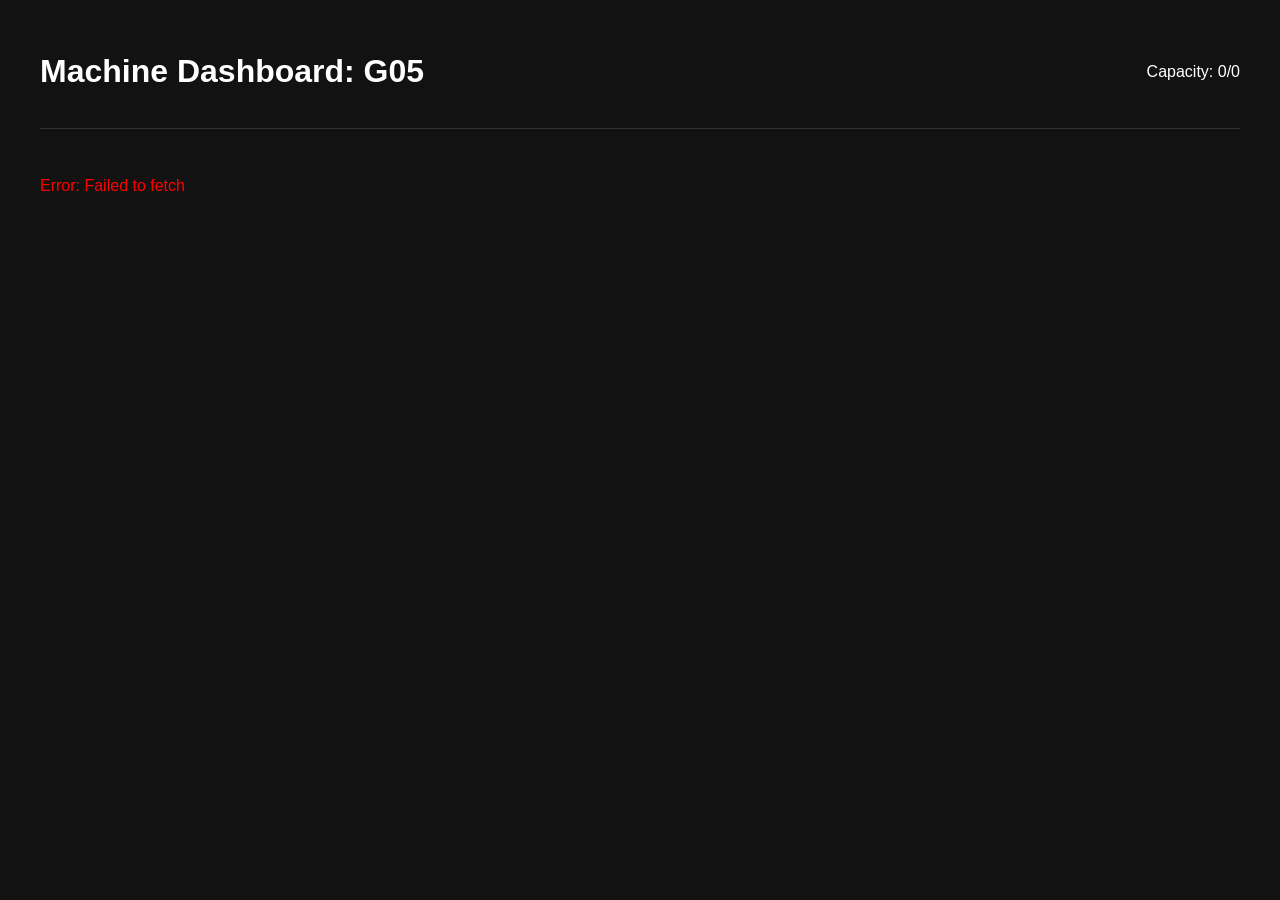
<file: frontend/index.html>
<!DOCTYPE html>
<html lang="en">
<head>
    <meta charset="UTF-8">
    <meta name="viewport" content="width=device-width, initial-scale=1.0">
    <title>Applicator Tracking System</title>
    <link rel="stylesheet" href="style.css">
</head>
<body>
    <div class="container">
        <header>
            <h1>Machine Dashboard: <span id="machine-id">Loading...</span></h1>
            <div class="status">
                Capacity: <span id="capacity-count">0/0</span>
            </div>
        </header>
        
        <main>
            <div id="applicator-grid" class="grid">
                <!-- Applicators will be rendered here dynamically -->
            </div>
        </main>

        <div id="scanner-status" class="toast hidden">Scan Detected!</div>
    </div>
    
    <script src="app.js"></script>
</body>
</html>
</file>
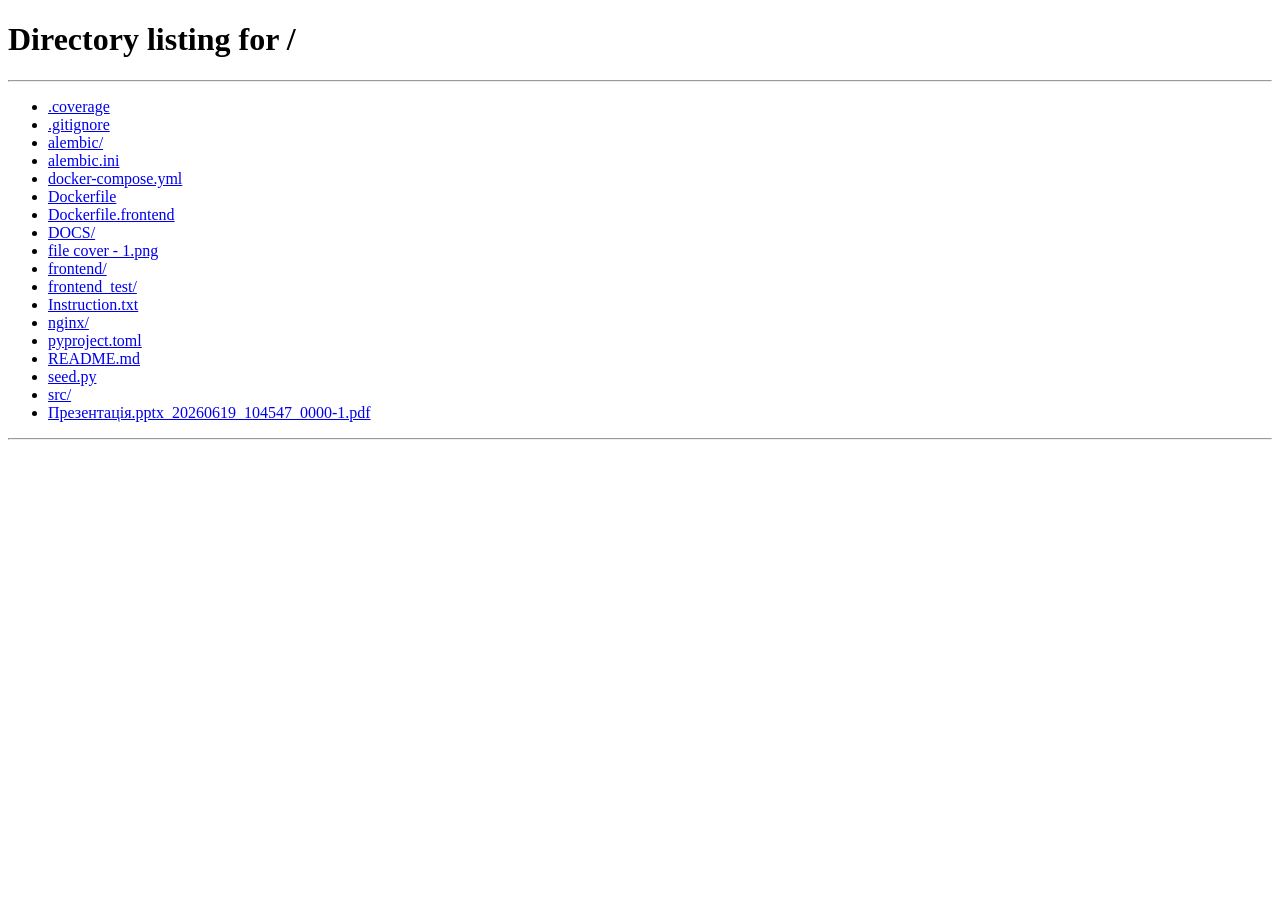
<file: frontend/admin/index.html>
<!DOCTYPE html>
<html lang="uk">
<head>
    <meta charset="UTF-8" />
    <meta name="viewport" content="width=device-width, initial-scale=1.0" />
    <title>Панель адміністратора — Fujikura</title>
    <link rel="preconnect" href="https://fonts.googleapis.com" />
    <link rel="preconnect" href="https://fonts.gstatic.com" crossorigin />
    <link href="https://fonts.googleapis.com/css2?family=Inter:wght@400;500;600;700&display=swap" rel="stylesheet" />
    <link rel="stylesheet" href="style.css" />
</head>
<body>
    <div class="layout">
        <!-- Sidebar -->
        <aside class="sidebar">
            <div class="sidebar__brand">
                <div class="sidebar__logo">F</div>
                <div class="sidebar__brand-text">Applicator Control</div>
            </div>
            <nav class="sidebar__nav">
                <a href="#overview" class="nav-item active">Огляд</a>
                <a href="#machines" class="nav-item">Машини</a>
                <a href="#applicators" class="nav-item">Аплікатори</a>
                <a href="#operators" class="nav-item">Оператори</a>
                <a href="#blocked" class="nav-item">Заблоковані</a>
                <a href="#history" class="nav-item">Історія</a>
            </nav>
            <button class="sidebar__logout" id="logoutBtn">Вийти</button>
        </aside>

        <!-- Main Content -->
        <main class="main-content">
            <header class="header">
                <div>
                    <h1 class="header__title">Панель керування</h1>
                    <span class="badge badge--admin">TECH ADMIN</span>
                </div>
                <div class="header__actions">
                    <button class="btn btn--refresh" id="refreshBtn">Оновити</button>
                    <div class="clock" id="clock">--:--:--</div>
                </div>
            </header>

            <div class="content-wrapper">
                <!-- KPIs -->
                <section class="kpi-grid">
                    <div class="kpi-card">
                        <div class="kpi-card__label">Всього аплікаторів</div>
                        <div class="kpi-card__value" id="kpiTotal">0</div>
                    </div>
                    <div class="kpi-card">
                        <div class="kpi-card__label">В пресі</div>
                        <div class="kpi-card__value text-primary" id="kpiInUse">0</div>
                    </div>
                    <div class="kpi-card">
                        <div class="kpi-card__label">На стійці</div>
                        <div class="kpi-card__value text-info" id="kpiOnRack">0</div>
                    </div>
                    <div class="kpi-card">
                        <div class="kpi-card__label">Повні машини</div>
                        <div class="kpi-card__value text-danger" id="kpiFull">0</div>
                    </div>
                </section>

                <!-- Zones Overview -->
                <section class="section" id="overview">
                    <h2 class="section__title">Зони</h2>
                    <div class="zone-grid" id="zoneGrid">
                        <!-- Zones rendered here -->
                    </div>
                </section>

                <!-- Machines -->
                <section class="section" id="machines">
                    <div class="section__header">
                        <div>
                            <h2 class="section__title">Машини</h2>
                            <p class="section__hint">Натисніть на машину для керування аплікаторами</p>
                        </div>
                        <button class="btn btn-primary" onclick="openMachineModal()">+ Додати машину</button>
                    </div>
                    <div class="machine-grid" id="machineGrid">
                        <!-- Machines rendered here -->
                    </div>
                </section>

                <!-- Applicators -->
                <section class="section" id="applicators">
                    <div class="section__header">
                        <h2 class="section__title">All Applicators</h2>
                        <div style="display: flex; gap: 12px;">
                            <input type="text" id="searchInput" class="search-input" placeholder="Search by Serial Number..." />
                            <button class="btn btn-primary" onclick="openApplicatorModal()">+ Add Applicator</button>
                        </div>
                    </div>
                    <div class="table-wrapper">
                        <table class="table">
                            <thead>
                                <tr>
                                    <th>ID</th>
                                    <th>Serial Number</th>
                                    <th>Machine</th>
                                    <th>Zone</th>
                                    <th>Status</th>
                                    <th>Actions</th>
                                </tr>
                            </thead>
                            <tbody id="applicatorTableBody">
                                <!-- Applicators rendered here -->
                            </tbody>
                        </table>
                    </div>
                </section>

                <!-- Operators -->
                <section class="section" id="operators">
                    <div class="section__header">
                        <div>
                            <h2 class="section__title">Оператори / Користувачі</h2>
                            <p class="section__hint">Створення облікових записів операторів та адміністраторів</p>
                        </div>
                        <button class="btn btn-primary" onclick="openUserModal()">+ Додати оператора</button>
                    </div>
                </section>

                <!-- Blocked applicators -->
                <section class="section" id="blocked">
                    <div class="section__header">
                        <div>
                            <h2 class="section__title">Заблоковані аплікатори</h2>
                            <p class="section__hint">Браковані / зняті з експлуатації — у зоні Blocked</p>
                        </div>
                        <button class="btn btn--refresh" onclick="loadBlocked()">Оновити</button>
                    </div>
                    <div class="table-wrapper">
                        <table class="table">
                            <thead>
                                <tr>
                                    <th>ID</th>
                                    <th>Serial Number</th>
                                    <th>Причина</th>
                                    <th>Коли</th>
                                    <th>Ким</th>
                                    <th>Дії</th>
                                </tr>
                            </thead>
                            <tbody id="blockedTableBody"></tbody>
                        </table>
                    </div>
                </section>

                <!-- Movement history -->
                <section class="section" id="history">
                    <div class="section__header">
                        <div>
                            <h2 class="section__title">Історія переміщень</h2>
                            <p class="section__hint">Останні дії: сканування, зняття з машини, блокування</p>
                        </div>
                        <button class="btn btn--refresh" onclick="loadHistory()">Оновити</button>
                    </div>
                    <div class="table-wrapper">
                        <table class="table">
                            <thead>
                                <tr>
                                    <th>Час</th>
                                    <th>Serial Number</th>
                                    <th>Звідки</th>
                                    <th>Куди</th>
                                    <th>Користувач</th>
                                </tr>
                            </thead>
                            <tbody id="historyTableBody"></tbody>
                        </table>
                    </div>
                </section>
            </div>
        </main>
    </div>

    <!-- Modals -->
    <div id="machineModal" class="modal">
        <div class="modal-content">
            <div class="modal-header">
                <h2>Add Machine</h2>
                <button class="close-btn" onclick="closeModals()">&times;</button>
            </div>
            <div class="modal-body">
                <div class="form-group">
                    <label>Hardware Code</label>
                    <input type="text" id="newMachineCode" class="search-input" style="width:100%" placeholder="e.g. M01" />
                </div>
                <div class="form-group" style="margin-top:16px;">
                    <label>Zone</label>
                    <select id="newMachineZone" class="search-input" style="width:100%">
                        <option value="">Loading zones...</option>
                    </select>
                </div>
                <button class="btn btn-primary" style="margin-top:24px; width:100%" onclick="submitMachine()">Add Machine</button>
            </div>
        </div>
    </div>

    <div id="applicatorModal" class="modal">
        <div class="modal-content">
            <div class="modal-header">
                <h2>Add Applicator</h2>
                <button class="close-btn" onclick="closeModals()">&times;</button>
            </div>
            <div class="modal-body">
                <div class="form-group">
                    <label>Serial Number</label>
                    <input type="text" id="newAppSerial" class="search-input" style="width:100%" placeholder="e.g. APP-001" />
                </div>
                <div class="form-group" style="margin-top:16px;">
                    <label>Машина (необов'язково)</label>
                    <select id="newAppMachine" class="search-input" style="width:100%">
                        <option value="">— Без машини —</option>
                    </select>
                </div>
                <div class="form-group" style="margin-top:16px;">
                    <label>State</label>
                    <select id="newAppState" class="search-input" style="width:100%">
                        <option value="none">None</option>
                        <option value="on_rack">On Rack</option>
                        <option value="in_use">In Use</option>
                    </select>
                </div>
                <button class="btn btn-primary" style="margin-top:24px; width:100%" onclick="submitApplicator()">Add Applicator</button>
            </div>
        </div>
    </div>

    <div id="userModal" class="modal">
        <div class="modal-content">
            <div class="modal-header">
                <h2>Додати оператора</h2>
                <button class="close-btn" onclick="closeModals()">&times;</button>
            </div>
            <div class="modal-body">
                <div class="form-group">
                    <label>Роль</label>
                    <select id="newUserRole" class="search-input" style="width:100%" onchange="onUserRoleChange()">
                        <option value="Operator">Оператор</option>
                        <option value="Tech_Admin">Адміністратор</option>
                    </select>
                </div>
                <div class="form-group" style="margin-top:16px;">
                    <label>Логін (username)</label>
                    <input type="text" id="newUserName" class="search-input" style="width:100%" placeholder="напр. operator2" />
                </div>
                <div class="form-group" style="margin-top:16px;">
                    <label>Пароль</label>
                    <input type="password" id="newUserPassword" class="search-input" style="width:100%" placeholder="Пароль" />
                </div>
                <div class="form-group" style="margin-top:16px;" id="operatorCodeGroup">
                    <label>Код оператора (з бейджика)</label>
                    <input type="text" id="newUserOperatorCode" class="search-input" style="width:100%" placeholder="напр. OP_002" />
                </div>
                <button class="btn btn-primary" style="margin-top:24px; width:100%" onclick="submitUser()">Створити</button>
            </div>
        </div>
    </div>

    <div id="historyModal" class="modal">
        <div class="modal-content" style="max-width:640px;">
            <div class="modal-header">
                <h2 id="historyModalTitle">Історія аплікатора</h2>
                <button class="close-btn" onclick="closeModals()">&times;</button>
            </div>
            <div class="modal-body">
                <div class="table-wrapper">
                    <table class="table">
                        <thead>
                            <tr>
                                <th>Час</th>
                                <th>Звідки</th>
                                <th>Куди</th>
                                <th>Користувач</th>
                            </tr>
                        </thead>
                        <tbody id="historyModalBody"></tbody>
                    </table>
                </div>
            </div>
        </div>
    </div>

    <!-- Toast container -->
    <div class="toast-container" id="toastContainer"></div>
    <script src="app.js?v=6"></script>
</body>
</html>
</file>
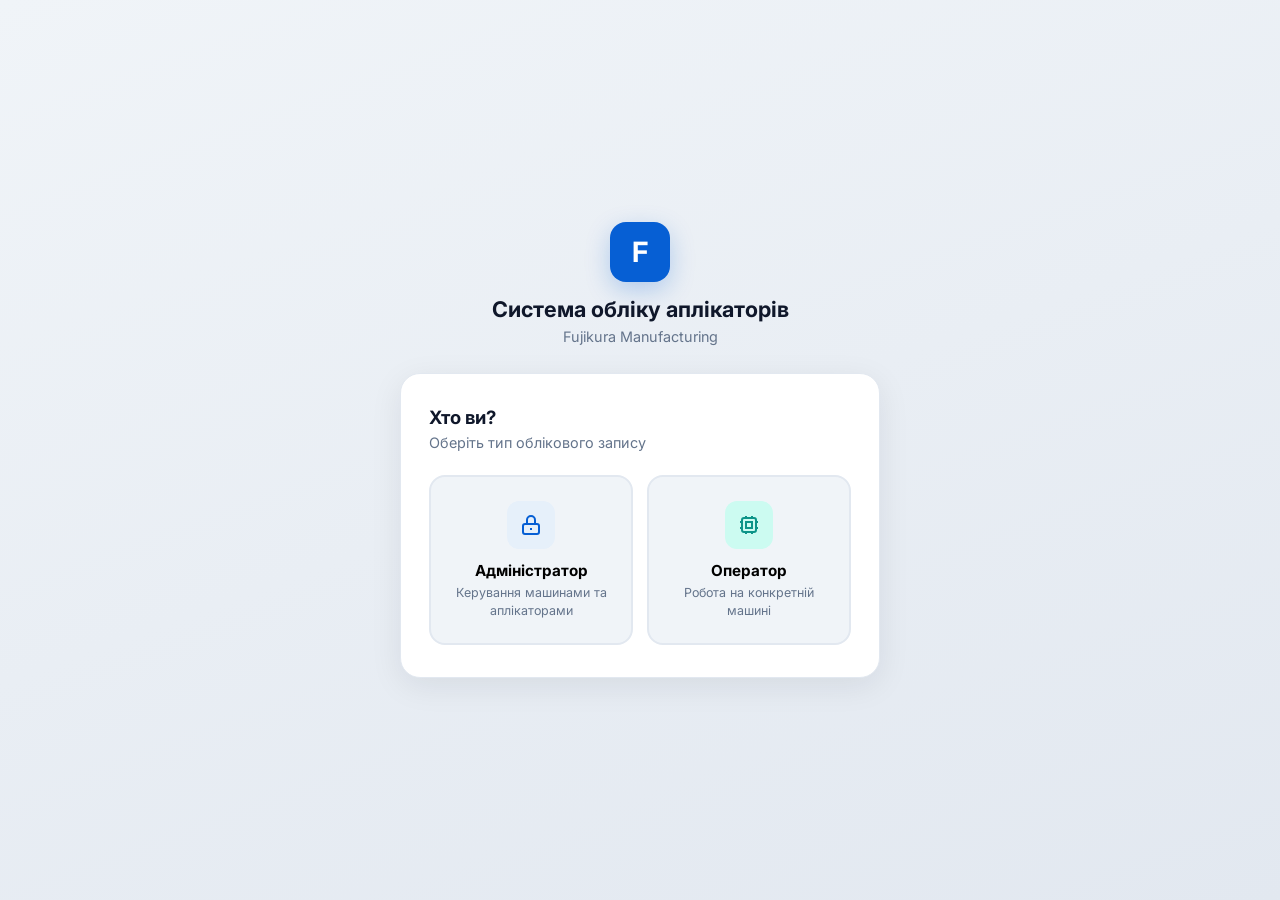
<file: frontend/login/index.html>
<!DOCTYPE html>
<html lang="uk">
<head>
    <meta charset="UTF-8" />
    <meta name="viewport" content="width=device-width, initial-scale=1.0" />
    <meta name="color-scheme" content="light" />
    <title>Fujikura — Вхід</title>
    <link href="https://fonts.googleapis.com/css2?family=Inter:wght@400;500;600;700&display=swap" rel="stylesheet" />
    <link rel="stylesheet" href="style.css?v=2" />
</head>
<body>
    <div class="login-container">
        <div class="brand">
            <div class="logo">F</div>
            <h1>Система обліку аплікаторів</h1>
            <p class="brand-sub">Fujikura Manufacturing</p>
        </div>

        <!-- Step 1: Role selection -->
        <div id="roleStep" class="auth-card">
            <h2 class="card-title">Хто ви?</h2>
            <p class="card-subtitle">Оберіть тип облікового запису</p>

            <div class="role-grid">
                <button type="button" class="role-card" id="selectAdmin" onclick="selectRole('admin')">
                    <div class="role-icon role-icon--admin">
                        <svg viewBox="0 0 24 24" fill="none" stroke="currentColor" stroke-width="2"><path d="M12 15v2m-6 4h12a2 2 0 002-2v-6a2 2 0 00-2-2H6a2 2 0 00-2 2v6a2 2 0 002 2zm10-10V7a4 4 0 00-8 0v4h8z"/></svg>
                    </div>
                    <div class="role-card__title">Адміністратор</div>
                    <div class="role-card__desc">Керування машинами та аплікаторами</div>
                </button>
                <button type="button" class="role-card" id="selectOperator" onclick="selectRole('operator')">
                    <div class="role-icon role-icon--operator">
                        <svg viewBox="0 0 24 24" fill="none" stroke="currentColor" stroke-width="2"><path d="M9 3v2m6-2v2M9 19v2m6-2v2M5 9H3m2 6H3m18-6h-2m2 6h-2M7 19h10a2 2 0 002-2V7a2 2 0 00-2-2H7a2 2 0 00-2 2v10a2 2 0 002 2zM9 9h6v6H9V9z"/></svg>
                    </div>
                    <div class="role-card__title">Оператор</div>
                    <div class="role-card__desc">Робота на конкретній машині</div>
                </button>
            </div>
        </div>

        <!-- Step 2: Login form -->
        <div id="loginStep" class="auth-card" style="display:none">
            <button type="button" class="back-btn" onclick="goBack()">
                <svg viewBox="0 0 24 24" fill="none" stroke="currentColor" stroke-width="2" width="18" height="18"><path d="M19 12H5M12 19l-7-7 7-7"/></svg>
                Назад
            </button>

            <div class="role-badge" id="roleBadge">Адміністратор</div>
            <h2 class="card-title" id="loginTitle">Вхід адміністратора</h2>

            <div id="errorMsg" class="error-msg" style="display:none"></div>

            <div class="form-group" id="usernameGroup">
                <label id="usernameLabel">Логін</label>
                <input type="text" id="username" placeholder="Введіть логін" autocomplete="username" />
            </div>

            <div class="form-group" id="machineGroup" style="display:none;">
                <label>Машина</label>
                <select id="machineSelect">
                    <option value="">Завантаження...</option>
                </select>
            </div>

            <div class="form-group">
                <label>Пароль</label>
                <input type="password" id="password" placeholder="Введіть пароль" autocomplete="current-password" />
            </div>

            <button class="btn btn-primary" id="loginBtn" onclick="doLogin()">Увійти</button>

            <div class="demo-hint" id="demoHint">
                <strong>Демо:</strong>
                <span id="demoText">admin / admin</span>
            </div>
        </div>
    </div>

    <script src="app.js?v=6"></script>
</body>
</html>
</file>
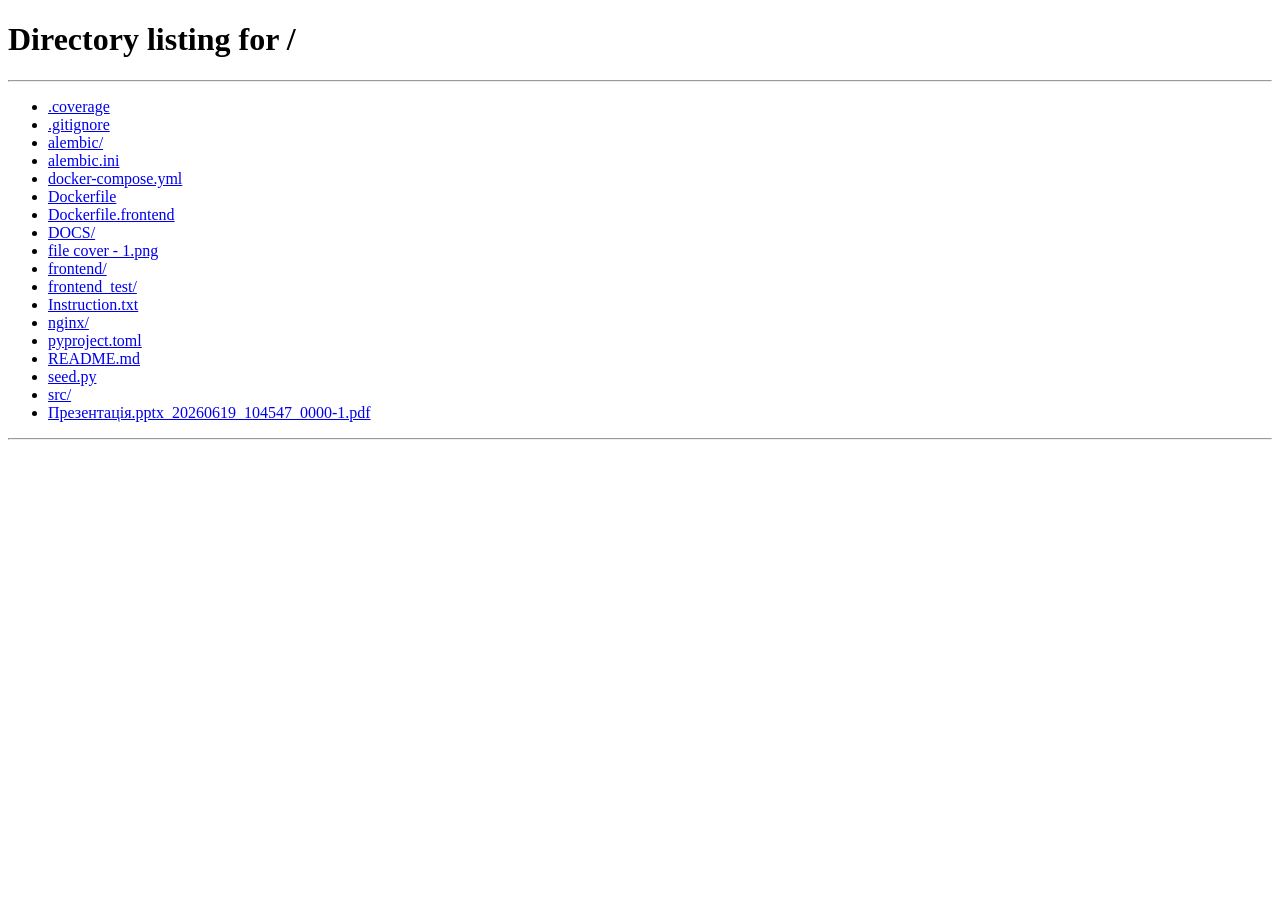
<file: frontend/operator/index.html>
<!DOCTYPE html>
<html lang="uk">
<head>
    <meta charset="UTF-8" />
    <meta name="viewport" content="width=device-width, initial-scale=1.0" />
    <title>Оператор — Fujikura</title>
    <link rel="preconnect" href="https://fonts.googleapis.com" />
    <link rel="preconnect" href="https://fonts.gstatic.com" crossorigin />
    <link href="https://fonts.googleapis.com/css2?family=Inter:wght@400;500;600;700&display=swap" rel="stylesheet" />
    <link rel="stylesheet" href="style.css" />
</head>
<body>
    <header class="header">
        <div class="header__inner">
            <div class="header__title-group">
                <h1 class="header__title">Панель оператора</h1>
                <span class="header__subtitle" id="zoneName">Завантаження…</span>
            </div>
            <div class="header__right">
                <span class="header__badge" id="machineCode">—</span>
                <button class="header__logout" id="logoutBtn" title="Вийти">Вийти</button>
            </div>
        </div>
    </header>

    <main class="main">
        <section class="capacity-section" id="capacitySection">
            <div class="capacity-header">
                <h2 class="capacity-header__title">Завантаженість</h2>
                <span class="capacity-header__count" id="capacityCount">— / —</span>
            </div>
            <div class="capacity-bar">
                <div class="capacity-bar__fill" id="capacityFill" style="width: 0%"></div>
            </div>
        </section>

        <div class="scan-bar">
            <input type="text" id="manualScanInput" placeholder="Серійний номер аплікатора..." />
            <button id="manualScanBtn" class="btn-scan">Сканувати</button>
        </div>
        <p class="scan-hint">Щоб додати аплікатор на машину — відскануйте серійний номер (аплікатор має бути зареєстрований адміном).</p>

        <section class="card-grid" id="cardGrid"></section>

        <div class="empty-state" id="emptyState" hidden>
            <svg class="empty-state__icon" viewBox="0 0 24 24" fill="none" stroke="currentColor" stroke-width="1.5">
                <path d="M20 7l-8-4-8 4m16 0l-8 4m8-4v10l-8 4m0-10L4 7m8 4v10M4 7v10l8 4" />
            </svg>
            <p class="empty-state__text">Немає аплікаторів на цій машині</p>
        </div>
    </main>

    <div class="toast-container" id="toastContainer"></div>
    <script src="app.js?v=3"></script>
</body>
</html>
</file>
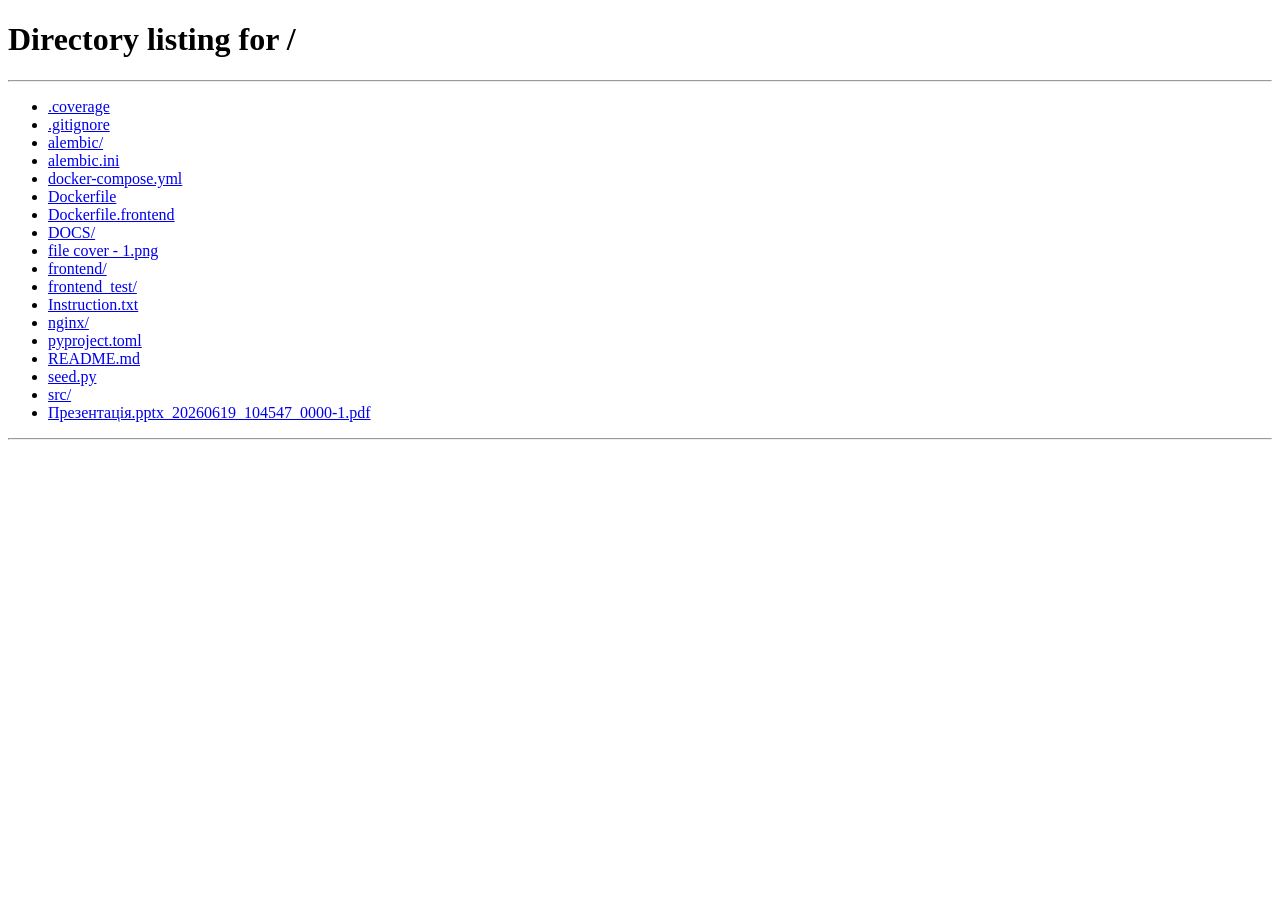
<file: frontend_test/admin/index.html>
<!DOCTYPE html>
<html lang="en">
<head>
    <meta charset="UTF-8" />
    <meta name="viewport" content="width=device-width, initial-scale=1.0" />
    <title>Admin Control Center</title>
    <link rel="preconnect" href="https://fonts.googleapis.com" />
    <link rel="preconnect" href="https://fonts.gstatic.com" crossorigin />
    <link href="https://fonts.googleapis.com/css2?family=Inter:wght@400;500;600;700&display=swap" rel="stylesheet" />
    <link rel="stylesheet" href="style.css" />
</head>
<body>
    <div class="layout">
        <!-- Sidebar -->
        <aside class="sidebar">
            <div class="sidebar__brand">
                <div class="sidebar__logo">F</div>
                <div class="sidebar__brand-text">Applicator Control</div>
            </div>
            <nav class="sidebar__nav">
                <a href="#overview" class="nav-item active">Overview</a>
                <a href="#machines" class="nav-item">Machines</a>
                <a href="#applicators" class="nav-item">Applicators</a>
            </nav>
        </aside>

        <!-- Main Content -->
        <main class="main-content">
            <header class="header">
                <div>
                    <h1 class="header__title">Control Center</h1>
                    <span class="badge badge--admin">TECH ADMIN</span>
                </div>
                <div class="header__actions">
                    <button class="btn btn--refresh" id="refreshBtn">Refresh</button>
                    <div class="clock" id="clock">--:--:--</div>
                </div>
            </header>

            <div class="content-wrapper">
                <!-- KPIs -->
                <section class="kpi-grid">
                    <div class="kpi-card">
                        <div class="kpi-card__label">Total Applicators</div>
                        <div class="kpi-card__value" id="kpiTotal">0</div>
                    </div>
                    <div class="kpi-card">
                        <div class="kpi-card__label">In Use</div>
                        <div class="kpi-card__value text-primary" id="kpiInUse">0</div>
                    </div>
                    <div class="kpi-card">
                        <div class="kpi-card__label">On Rack</div>
                        <div class="kpi-card__value text-info" id="kpiOnRack">0</div>
                    </div>
                    <div class="kpi-card">
                        <div class="kpi-card__label">Machines Full</div>
                        <div class="kpi-card__value text-danger" id="kpiFull">0</div>
                    </div>
                </section>

                <!-- Zones Overview -->
                <section class="section" id="overview">
                    <h2 class="section__title">Zone Overview</h2>
                    <div class="zone-grid" id="zoneGrid">
                        <!-- Zones rendered here -->
                    </div>
                </section>

                <!-- Machines -->
                <section class="section" id="machines">
                    <div class="section__header">
                        <h2 class="section__title">Machines</h2>
                        <button class="btn btn-primary" onclick="openMachineModal()">+ Add Machine</button>
                    </div>
                    <div class="machine-grid" id="machineGrid">
                        <!-- Machines rendered here -->
                    </div>
                </section>

                <!-- Applicators -->
                <section class="section" id="applicators">
                    <div class="section__header">
                        <h2 class="section__title">All Applicators</h2>
                        <div style="display: flex; gap: 12px;">
                            <input type="text" id="searchInput" class="search-input" placeholder="Search by Serial Number..." />
                            <button class="btn btn-primary" onclick="openApplicatorModal()">+ Add Applicator</button>
                        </div>
                    </div>
                    <div class="table-wrapper">
                        <table class="table">
                            <thead>
                                <tr>
                                    <th>ID</th>
                                    <th>Serial Number</th>
                                    <th>Machine</th>
                                    <th>Zone</th>
                                    <th>Status</th>
                                    <th>Actions</th>
                                </tr>
                            </thead>
                            <tbody id="applicatorTableBody">
                                <!-- Applicators rendered here -->
                            </tbody>
                        </table>
                    </div>
                </section>
            </div>
        </main>
    </div>

    <!-- Modals -->
    <div id="machineModal" class="modal">
        <div class="modal-content">
            <div class="modal-header">
                <h2>Add Machine</h2>
                <button class="close-btn" onclick="closeModals()">&times;</button>
            </div>
            <div class="modal-body">
                <div class="form-group">
                    <label>Hardware Code</label>
                    <input type="text" id="newMachineCode" class="search-input" style="width:100%" placeholder="e.g. M01" />
                </div>
                <div class="form-group" style="margin-top:16px;">
                    <label>Zone</label>
                    <select id="newMachineZone" class="search-input" style="width:100%">
                        <option value="">Loading zones...</option>
                    </select>
                </div>
                <button class="btn btn-primary" style="margin-top:24px; width:100%" onclick="submitMachine()">Add Machine</button>
            </div>
        </div>
    </div>

    <div id="applicatorModal" class="modal">
        <div class="modal-content">
            <div class="modal-header">
                <h2>Add Applicator</h2>
                <button class="close-btn" onclick="closeModals()">&times;</button>
            </div>
            <div class="modal-body">
                <div class="form-group">
                    <label>Serial Number</label>
                    <input type="text" id="newAppSerial" class="search-input" style="width:100%" placeholder="e.g. APP-001" />
                </div>
                <div class="form-group" style="margin-top:16px;">
                    <label>Machine ID (Optional)</label>
                    <input type="number" id="newAppMachine" class="search-input" style="width:100%" placeholder="Leave empty if none" />
                </div>
                <div class="form-group" style="margin-top:16px;">
                    <label>State</label>
                    <select id="newAppState" class="search-input" style="width:100%">
                        <option value="none">None</option>
                        <option value="on_rack">On Rack</option>
                        <option value="in_use">In Use</option>
                    </select>
                </div>
                <button class="btn btn-primary" style="margin-top:24px; width:100%" onclick="submitApplicator()">Add Applicator</button>
            </div>
        </div>
    </div>

    <!-- Toast container -->
    <div class="toast-container" id="toastContainer"></div>
    <script src="app.js"></script>
</body>
</html>
</file>
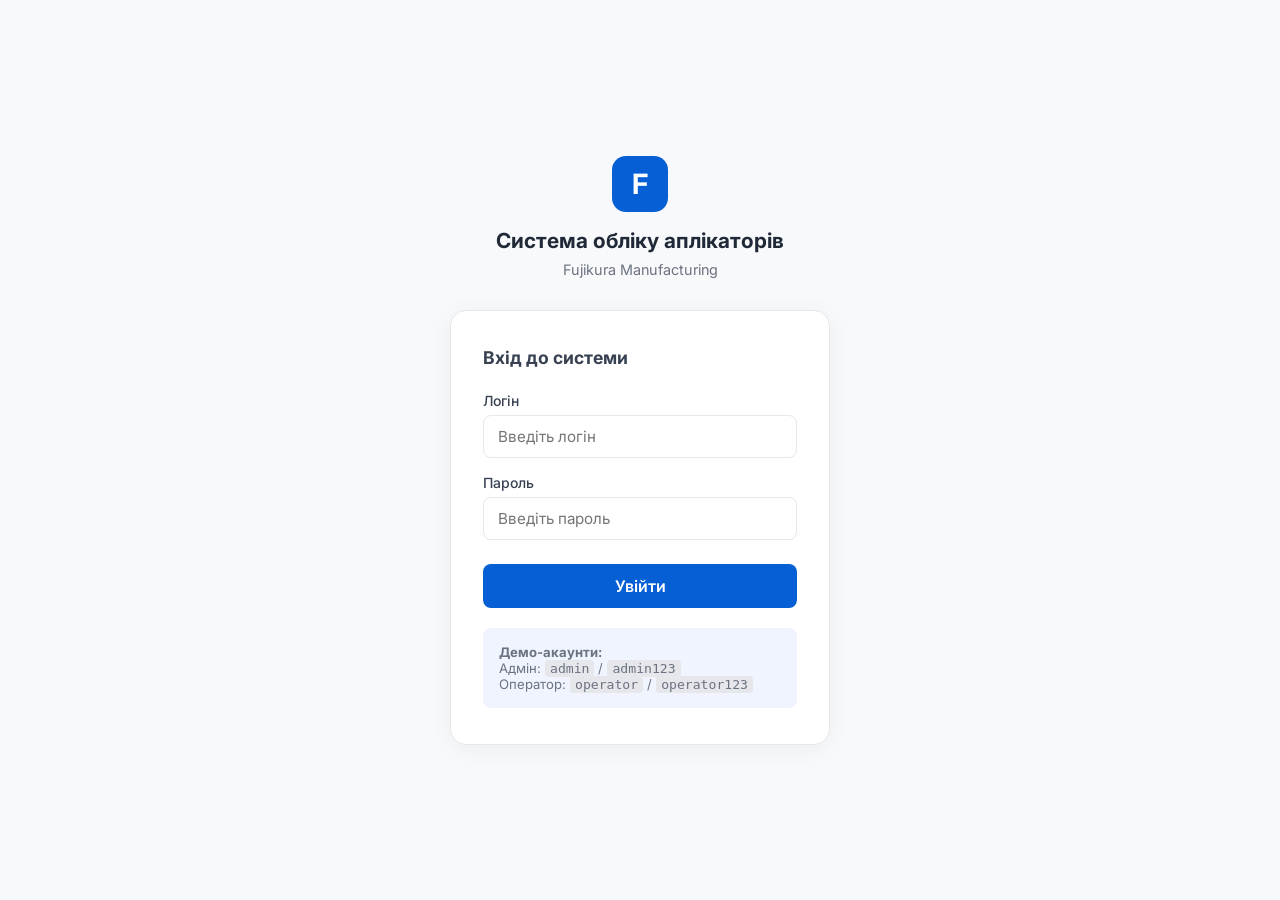
<file: frontend_test/login/index.html>
<!DOCTYPE html>
<html lang="uk">
<head>
    <meta charset="UTF-8" />
    <meta name="viewport" content="width=device-width, initial-scale=1.0" />
    <title>Fujikura — Вхід</title>
    <link href="https://fonts.googleapis.com/css2?family=Inter:wght@400;500;600;700&display=swap" rel="stylesheet" />
    <link rel="stylesheet" href="style.css" />
</head>
<body>
    <div class="login-container">
        <div class="brand">
            <div class="logo">F</div>
            <h1>Система обліку аплікаторів</h1>
            <p style="color:#6b7280;margin-top:8px;font-size:0.9rem">Fujikura Manufacturing</p>
        </div>

        <div class="auth-card">
            <h2 style="margin-bottom:24px;font-size:1.1rem;color:#374151">Вхід до системи</h2>

            <div id="errorMsg" class="error-msg" style="display:none"></div>

            <div class="form-group">
                <label>Логін</label>
                <input type="text" id="username" placeholder="Введіть логін" autocomplete="username" />
            </div>
            <div class="form-group">
                <label>Пароль</label>
                <input type="password" id="password" placeholder="Введіть пароль" autocomplete="current-password" />
            </div>

            <button class="btn btn-primary" id="loginBtn" onclick="doLogin()">Увійти</button>

            <div style="margin-top:20px;padding:16px;background:#f0f4ff;border-radius:8px;font-size:0.82rem;color:#6b7280">
                <strong>Демо-акаунти:</strong><br>
                Адмін: <code>admin</code> / <code>admin123</code><br>
                Оператор: <code>operator</code> / <code>operator123</code>
            </div>
        </div>
    </div>

    <script src="app.js"></script>
</body>
</html>
</file>
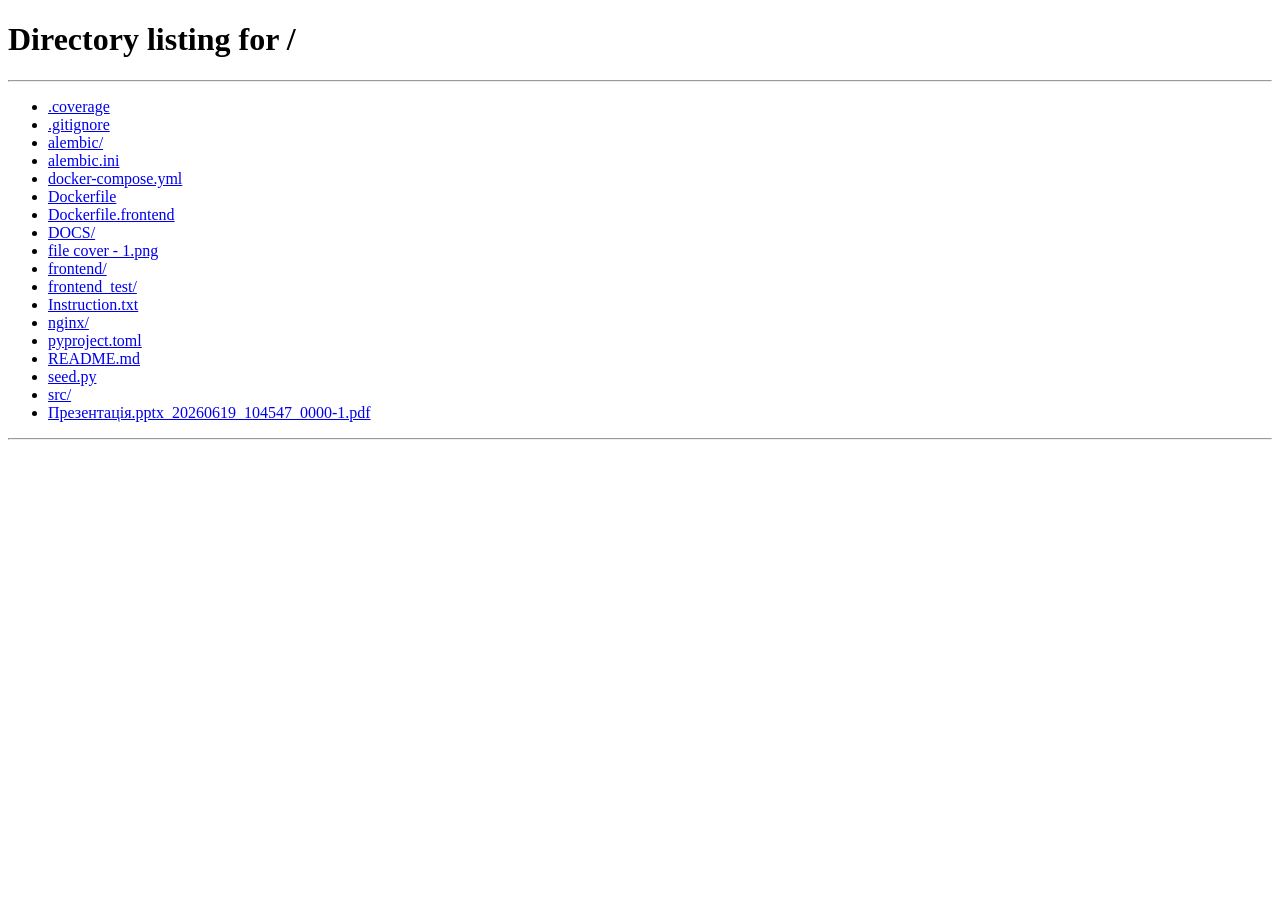
<file: frontend_test/operator/index.html>
<!DOCTYPE html>
<html lang="en">
<head>
    <meta charset="UTF-8" />
    <meta name="viewport" content="width=device-width, initial-scale=1.0" />
    <title>Operator Dashboard</title>
    <link rel="preconnect" href="https://fonts.googleapis.com" />
    <link rel="preconnect" href="https://fonts.gstatic.com" crossorigin />
    <link
        href="https://fonts.googleapis.com/css2?family=Inter:wght@400;500;600;700&display=swap"
        rel="stylesheet"
    />
    <link rel="stylesheet" href="style.css" />
</head>
<body>
    <!-- ── Header ─────────────────────────────────────────────── -->
    <header class="header">
        <div class="header__inner">
            <div class="header__title-group">
                <h1 class="header__title">Operator Dashboard</h1>
                <span class="header__subtitle" id="zoneName">Loading…</span>
            </div>
            <span class="header__badge" id="machineCode">—</span>
        </div>
    </header>

    <!-- ── Main content ───────────────────────────────────────── -->
    <main class="main">
        <!-- Capacity section -->
        <section class="capacity-section" id="capacitySection">
            <div class="capacity-header">
                <h2 class="capacity-header__title">Rack Capacity</h2>
                <span class="capacity-header__count" id="capacityCount">— / —</span>
            </div>
            <div class="capacity-bar">
                <div class="capacity-bar__fill" id="capacityFill" style="width: 0%"></div>
            </div>
        </section>

        <div style="margin-bottom: 24px; display: flex; gap: 8px;">
            <input type="text" id="manualScanInput" placeholder="Enter applicator serial..." style="padding: 10px; border: 1px solid var(--border); border-radius: 6px; flex: 1;">
            <button id="manualScanBtn" class="btn" style="background: var(--primary); color: white; border: none; padding: 10px 20px; border-radius: 6px; cursor: pointer;">Add</button>
        </div>

        <!-- Applicator card grid -->
        <section class="card-grid" id="cardGrid">
            <!-- Cards rendered by app.js -->
        </section>

        <!-- Empty state -->
        <div class="empty-state" id="emptyState" hidden>
            <svg class="empty-state__icon" viewBox="0 0 24 24" fill="none" stroke="currentColor" stroke-width="1.5">
                <path d="M20 7l-8-4-8 4m16 0l-8 4m8-4v10l-8 4m0-10L4 7m8 4v10M4 7v10l8 4" />
            </svg>
            <p class="empty-state__text">No applicators found for this machine.</p>
        </div>
    </main>

    <!-- ── Toast container ────────────────────────────────────── -->
    <div class="toast-container" id="toastContainer"></div>

    <script src="app.js"></script>
</body>
</html>
</file>
<file: frontend/style.css>
:root {
    --bg-color: #121212;
    --text-color: #ffffff;
    --primary: #3b82f6;
    --success: #22c55e;
    --warning: #eab308;
    --danger: #ef4444;
    --card-bg: #1e1e1e;
}

body {
    margin: 0;
    font-family: 'Inter', sans-serif;
    background-color: var(--bg-color);
    color: var(--text-color);
}

.container {
    max-width: 1200px;
    margin: 0 auto;
    padding: 2rem;
}

header {
    display: flex;
    justify-content: space-between;
    align-items: center;
    border-bottom: 1px solid #333;
    padding-bottom: 1rem;
    margin-bottom: 2rem;
}

.grid {
    display: grid;
    grid-template-columns: repeat(auto-fill, minmax(250px, 1fr));
    gap: 1.5rem;
}

.card {
    background: var(--card-bg);
    border-radius: 8px;
    padding: 1.5rem;
    box-shadow: 0 4px 6px rgba(0,0,0,0.1);
    transition: transform 0.2s;
}

.card:hover {
    transform: translateY(-2px);
}

.card.in_use {
    border-left: 4px solid var(--success);
}

.card.on_rack {
    border-left: 4px solid var(--warning);
}

.btn {
    padding: 0.5rem 1rem;
    border: none;
    border-radius: 4px;
    cursor: pointer;
    font-weight: bold;
    margin-top: 1rem;
    width: 100%;
}

.btn-toggle {
    background: var(--primary);
    color: white;
}

.toast {
    position: fixed;
    bottom: 20px;
    right: 20px;
    background: var(--success);
    color: white;
    padding: 1rem;
    border-radius: 4px;
    transition: opacity 0.3s;
}

.hidden {
    opacity: 0;
    pointer-events: none;
}
</file>
<file: frontend/admin/style.css>
/* Admin Dashboard Theme - YouTube-like (White/Blue) */
:root {
    --bg: #f2f5f9;
    --card-bg: #ffffff;
    --sidebar-bg: #ffffff;
    --primary: #065fd4;
    --primary-dark: #003285;
    --primary-light: #e6f0fa;
    --text: #0f0f0f;
    --text-light: #606060;
    --border: #e5e5e5;
    
    --status-in-use: #065fd4;
    --status-on-rack: #71a5f5;
    --status-blocked: #cc0000;
    --status-none: #aaaaaa;
    
    --shadow: rgba(0, 0, 0, 0.04);
    --shadow-hover: rgba(6, 95, 212, 0.08);
    --radius: 20px;
    --radius-sm: 12px;
    --radius-pill: 32px;
    --transition: 0.25s cubic-bezier(0.25, 0.8, 0.25, 1);
}

* { box-sizing: border-box; margin: 0; padding: 0; font-family: 'Inter', sans-serif; }
body { background: var(--bg); color: var(--text); -webkit-font-smoothing: antialiased; }

.layout { display: flex; min-height: 100vh; }

/* Sidebar */
.sidebar { width: 260px; background: var(--sidebar-bg); border-right: 1px solid var(--border); display: flex; flex-direction: column; padding: 12px; }
.sidebar__brand { padding: 16px; display: flex; align-items: center; gap: 12px; margin-bottom: 24px; }
.sidebar__logo { width: 40px; height: 40px; background: var(--primary); color: #fff; display: flex; align-items: center; justify-content: center; border-radius: 12px; font-weight: bold; font-size: 20px; }
.sidebar__brand-text { font-weight: 700; font-size: 1.1rem; }
.sidebar__nav { display: flex; flex-direction: column; gap: 4px; }
.nav-item { padding: 14px 20px; color: var(--text); text-decoration: none; border-radius: var(--radius-sm); font-weight: 500; transition: var(--transition); }
.nav-item:hover { background: #f2f2f2; }
.nav-item.active { background: var(--primary-light); color: var(--primary); font-weight: 600; }
.sidebar__logout { margin-top: auto; padding: 12px 20px; background: none; border: 1px solid var(--border); border-radius: var(--radius-sm); color: var(--text-light); font-weight: 600; cursor: pointer; font-family: inherit; transition: 0.15s; }
.sidebar__logout:hover { border-color: #dc2626; color: #dc2626; background: #fef2f2; }

/* Main Content */
.main-content { flex: 1; display: flex; flex-direction: column; overflow-x: hidden; }
.header { height: 76px; background: var(--card-bg); padding: 0 32px; display: flex; align-items: center; justify-content: space-between; border-bottom: 1px solid var(--border); position: sticky; top: 0; z-index: 10; }
.header__title { font-size: 1.35rem; font-weight: 700; display: inline-block; margin-right: 12px; }
.badge { padding: 6px 14px; border-radius: var(--radius-pill); font-size: 0.8rem; font-weight: 700; }
.badge--admin { background: var(--primary-light); color: var(--primary); }
.header__actions { display: flex; align-items: center; gap: 24px; }
.clock { color: var(--text-light); font-variant-numeric: tabular-nums; font-weight: 600; }

.btn { padding: 10px 20px; border: none; border-radius: var(--radius-pill); cursor: pointer; font-weight: 600; transition: var(--transition); font-size: 0.9rem; }
.btn-primary { background: var(--primary); color: #fff; }
.btn-primary:hover { background: #054eb3; }

.content-wrapper { padding: 36px; display: flex; flex-direction: column; gap: 40px; max-width: 1400px; margin: 0 auto; width: 100%; }

/* KPIs */
.kpi-grid { display: grid; grid-template-columns: repeat(auto-fit, minmax(220px, 1fr)); gap: 24px; }
.kpi-card { background: var(--card-bg); padding: 28px; border-radius: 24px; border: 1px solid var(--border); box-shadow: 0 4px 16px var(--shadow); transition: var(--transition); }
.kpi-card:hover { transform: translateY(-4px); box-shadow: 0 12px 32px var(--shadow-hover); }
.kpi-card__label { color: var(--text-light); font-size: 0.95rem; font-weight: 600; margin-bottom: 12px; }
.kpi-card__value { font-size: 2.25rem; font-weight: 700; letter-spacing: -0.02em; }
.text-primary { color: var(--primary); }
.text-info { color: var(--status-on-rack); }
.text-danger { color: var(--status-blocked); }

/* Sections */
.section__header { display: flex; justify-content: space-between; align-items: center; margin-bottom: 20px; flex-wrap: wrap; gap: 12px; }
.section__hint { font-size: 0.85rem; color: var(--text-light); font-weight: 400; margin-top: 4px; }
.section__title { font-size: 1.25rem; font-weight: 700; color: var(--text); }
.search-input { padding: 12px 20px; border: 1px solid var(--border); border-radius: var(--radius-pill); width: 320px; outline: none; transition: 0.2s; font-size: 0.95rem; background: var(--bg); }
.search-input:focus { background: #fff; border-color: var(--primary); box-shadow: 0 0 0 4px var(--primary-light); }

/* Grids */
.zone-grid, .machine-grid { display: grid; grid-template-columns: repeat(auto-fill, minmax(300px, 1fr)); gap: 24px; }
.zone-card, .machine-card { background: var(--card-bg); border: 1px solid var(--border); border-radius: var(--radius); padding: 24px; box-shadow: 0 4px 16px var(--shadow); transition: var(--transition); }
.zone-card:hover, .machine-card:hover { transform: translateY(-4px); box-shadow: 0 12px 32px var(--shadow-hover); border-color: rgba(6, 95, 212, 0.2); }
.zone-card__title, .machine-card__title { font-weight: 700; font-size: 1.15rem; margin-bottom: 16px; }
.bar-wrap { width: 100%; height: 10px; background: var(--bg); border-radius: var(--radius-pill); overflow: hidden; margin-top: 12px; }
.bar-fill { height: 100%; background: var(--primary); border-radius: var(--radius-pill); }

/* Tables */
.table-wrapper { background: var(--card-bg); border-radius: 24px; border: 1px solid var(--border); overflow: hidden; box-shadow: 0 4px 16px var(--shadow); }
.table { width: 100%; border-collapse: collapse; text-align: left; }
.table th, .table td { padding: 16px 24px; border-bottom: 1px solid var(--border); }
.table th { background: #fafafa; font-weight: 600; color: var(--text-light); text-transform: uppercase; font-size: 0.8rem; letter-spacing: 0.05em; }
.table tbody tr { transition: var(--transition); }
.table tbody tr:hover { background: var(--primary-light); }
.table tbody tr:last-child td { border-bottom: none; }

/* Status Labels */
.status { display: inline-flex; align-items: center; gap: 8px; padding: 6px 14px; border-radius: var(--radius-pill); font-size: 0.8rem; font-weight: 700; }
.status::before { content: ""; width: 8px; height: 8px; border-radius: 50%; }
.status--in_use { background: var(--primary); color: #fff; }
.status--in_use::before { background: #fff; }
.status--on_rack { background: var(--primary-light); color: var(--primary); }
.status--on_rack::before { background: var(--primary); }
.status--none { background: #e5e5e5; color: var(--text-light); }
.status--none::before { background: var(--text-light); }

/* Modals */
.modal { display: none; position: fixed; top: 0; left: 0; width: 100%; height: 100%; background: rgba(0, 0, 0, 0.4); z-index: 1000; align-items: center; justify-content: center; backdrop-filter: blur(8px); }
.modal-content { background: var(--card-bg); width: 100%; max-width: 480px; border-radius: 28px; padding: 32px; box-shadow: 0 24px 48px rgba(0,0,0,0.2); animation: slideUp 0.4s cubic-bezier(0.22, 1, 0.36, 1); }
@keyframes slideUp { from { opacity: 0; transform: translateY(40px) scale(0.95); } to { opacity: 1; transform: translateY(0) scale(1); } }
.modal-header { display: flex; justify-content: space-between; align-items: center; margin-bottom: 28px; }
.modal-header h2 { font-size: 1.5rem; color: var(--text); font-weight: 700; }
.close-btn { background: var(--bg); border: none; width: 36px; height: 36px; border-radius: 50%; font-size: 1.25rem; cursor: pointer; color: var(--text); display: flex; align-items: center; justify-content: center; transition: 0.2s; }
.close-btn:hover { background: #e5e5e5; }
.form-group label { display: block; font-size: 0.9rem; font-weight: 600; margin-bottom: 10px; color: var(--text); }

/* Toasts */
.toast-container { position: fixed; bottom: 32px; right: 32px; display: flex; flex-direction: column; gap: 12px; z-index: 9999; }
.toast { background: var(--text); color: #fff; padding: 16px 24px; border-radius: var(--radius-pill); font-size: 0.95rem; font-weight: 600; box-shadow: 0 8px 24px rgba(0,0,0,0.15); animation: fade 0.4s cubic-bezier(0.22, 1, 0.36, 1); }
@keyframes fade { from { opacity: 0; transform: translateY(20px) scale(0.9); } to { opacity: 1; transform: translateY(0) scale(1); } }
</file>
<file: frontend/login/style.css>
:root {
    --bg: #f0f4f8;
    --card-bg: #ffffff;
    --primary: #065fd4;
    --primary-dark: #003285;
    --primary-light: #e6f0fa;
    --text: #0f172a;
    --text-muted: #64748b;
    --border: #e2e8f0;
    --shadow: rgba(15, 23, 42, 0.08);
    --radius: 20px;
    --admin-accent: #065fd4;
    --operator-accent: #0d9488;
}

* { box-sizing: border-box; margin: 0; padding: 0; font-family: 'Inter', sans-serif; }

html {
    color-scheme: light;
}

body {
    background: linear-gradient(160deg, #f0f4f8 0%, #e2e8f0 100%);
    display: flex;
    align-items: center;
    justify-content: center;
    min-height: 100vh;
    color: var(--text);
    padding: 20px;
}

.login-container { max-width: 480px; width: 100%; }

.brand { text-align: center; margin-bottom: 28px; }
.logo {
    width: 60px; height: 60px;
    background: var(--primary);
    color: white;
    display: flex; align-items: center; justify-content: center;
    border-radius: 16px;
    font-size: 28px; font-weight: 700;
    margin: 0 auto 14px;
    box-shadow: 0 8px 24px rgba(6, 95, 212, 0.25);
}
.brand h1 { font-size: 1.35rem; font-weight: 700; color: var(--text); }
.brand-sub { color: var(--text-muted); margin-top: 6px; font-size: 0.9rem; }

.auth-card {
    background: var(--card-bg);
    border: 1px solid var(--border);
    border-radius: var(--radius);
    padding: 32px 28px;
    box-shadow: 0 8px 32px var(--shadow);
}

.card-title { font-size: 1.15rem; font-weight: 700; color: var(--text); margin-bottom: 6px; }
.card-subtitle { font-size: 0.9rem; color: var(--text-muted); margin-bottom: 24px; }

.role-grid { display: grid; grid-template-columns: 1fr 1fr; gap: 14px; }
.role-card {
    background: var(--bg);
    border: 2px solid var(--border);
    border-radius: 16px;
    padding: 24px 16px;
    cursor: pointer;
    transition: all 0.2s;
    text-align: center;
}
.role-card:hover { border-color: var(--primary); background: var(--primary-light); transform: translateY(-2px); box-shadow: 0 6px 20px var(--shadow); }
.role-icon { width: 48px; height: 48px; border-radius: 12px; display: flex; align-items: center; justify-content: center; margin: 0 auto 12px; }
.role-icon svg { width: 24px; height: 24px; }
.role-icon--admin { background: var(--primary-light); color: var(--admin-accent); }
.role-icon--operator { background: #ccfbf1; color: var(--operator-accent); }
.role-card__title { font-weight: 700; font-size: 0.95rem; margin-bottom: 4px; }
.role-card__desc { font-size: 0.78rem; color: var(--text-muted); line-height: 1.4; }

.back-btn {
    display: inline-flex; align-items: center; gap: 6px;
    background: none; border: none; color: var(--text-muted);
    font-size: 0.875rem; font-weight: 500; cursor: pointer;
    margin-bottom: 16px; padding: 4px 0;
    transition: color 0.15s;
}
.back-btn:hover { color: var(--primary); }

.role-badge {
    display: inline-block;
    padding: 4px 12px;
    border-radius: 20px;
    font-size: 0.75rem;
    font-weight: 700;
    letter-spacing: 0.03em;
    text-transform: uppercase;
    margin-bottom: 12px;
}
.role-badge--admin { background: var(--primary-light); color: var(--admin-accent); }
.role-badge--operator { background: #ccfbf1; color: var(--operator-accent); }

.form-group { margin-bottom: 16px; }
.form-group label { display: block; font-size: 0.875rem; font-weight: 600; color: #374151; margin-bottom: 6px; }
.form-group input,
.form-group select {
    width: 100%;
    padding: 12px 14px;
    border: 1px solid var(--border);
    border-radius: 10px;
    font-size: 0.95rem;
    outline: none;
    transition: 0.15s;
    background-color: #ffffff;
    color: #0f172a;
    color-scheme: light;
}
.form-group select {
    cursor: pointer;
    appearance: none;
    -webkit-appearance: none;
    -moz-appearance: none;
    padding-right: 40px;
    background-image: url("data:image/svg+xml,%3Csvg xmlns='http://www.w3.org/2000/svg' width='16' height='16' viewBox='0 0 24 24' fill='none' stroke='%2364748b' stroke-width='2'%3E%3Cpath d='M6 9l6 6 6-6'/%3E%3C/svg%3E");
    background-repeat: no-repeat;
    background-position: right 14px center;
    background-size: 16px;
}
.form-group select option {
    background-color: #ffffff;
    color: #0f172a;
    padding: 10px;
}
.form-group select option:checked {
    background-color: #e6f0fa;
    color: #065fd4;
}
.form-group input:focus,
.form-group select:focus { border-color: var(--primary); box-shadow: 0 0 0 3px rgba(6,95,212,0.12); }

.btn { width: 100%; padding: 13px; border: none; border-radius: 10px; font-weight: 600; font-size: 1rem; cursor: pointer; transition: 0.2s; margin-top: 4px; }
.btn-primary { background: var(--primary); color: white; }
.btn-primary:hover { background: var(--primary-dark); }
.btn-primary:disabled { background: #93c5fd; cursor: not-allowed; }

.error-msg { background: #fef2f2; border: 1px solid #fca5a5; color: #dc2626; padding: 12px; border-radius: 10px; font-size: 0.875rem; margin-bottom: 16px; }

.demo-hint {
    margin-top: 20px;
    padding: 14px 16px;
    background: var(--primary-light);
    border-radius: 10px;
    font-size: 0.82rem;
    color: var(--text-muted);
}
.demo-hint strong { color: var(--text); }

@media (max-width: 440px) {
    .role-grid { grid-template-columns: 1fr; }
}
</file>
<file: frontend/operator/style.css>
/* ═══════════════════════════════════════════════════════════
   Operator Dashboard — YouTube-like Aesthetic
   White + Blue 
   ═══════════════════════════════════════════════════════════ */

:root {
    --bg: #f2f5f9;
    --card-bg: #ffffff;
    --header-bg: #ffffff;
    --primary: #065fd4;
    --primary-dark: #003285;
    --primary-light: #e6f0fa;
    --text: #0f0f0f;
    --text-light: #606060;
    --border: #e5e5e5;
    --status-in-use: #065fd4;
    --status-on-rack: #71a5f5;
    --shadow: rgba(0, 0, 0, 0.04);

    --radius: 20px;
    --radius-sm: 12px;
    --radius-pill: 32px;
    --transition: 0.25s cubic-bezier(0.25, 0.8, 0.25, 1);
}

*, *::before, *::after { box-sizing: border-box; margin: 0; padding: 0; }
body { font-family: "Inter", sans-serif; background: var(--bg); color: var(--text); min-height: 100vh; -webkit-font-smoothing: antialiased; }

/* ── Header ───────────────────────────────────────────────── */
.header {
    background: var(--header-bg);
    padding: 0 24px;
    height: 72px;
    position: sticky;
    top: 0;
    z-index: 100;
    box-shadow: 0 1px 0 var(--border), 0 4px 16px var(--shadow);
}
.header__inner { max-width: 1280px; margin: 0 auto; height: 100%; display: flex; align-items: center; justify-content: space-between; }
.header__title-group { display: flex; align-items: center; gap: 16px; }
.header__title { font-size: 1.25rem; font-weight: 700; color: var(--text); }
.header__subtitle { font-size: 0.9rem; font-weight: 500; color: var(--text-light); background: var(--bg); padding: 6px 14px; border-radius: var(--radius-pill); }
.header__badge { display: inline-flex; align-items: center; padding: 6px 16px; background: var(--primary-light); color: var(--primary); border-radius: var(--radius-pill); font-size: 0.85rem; font-weight: 700; letter-spacing: 0.02em; }
.header__right { display: flex; align-items: center; gap: 12px; }
.header__logout { background: none; border: 1px solid var(--border); border-radius: var(--radius-pill); padding: 6px 14px; font-size: 0.82rem; font-weight: 600; color: var(--text-light); cursor: pointer; transition: 0.15s; font-family: inherit; }
.header__logout:hover { border-color: #dc2626; color: #dc2626; background: #fef2f2; }

.scan-bar { margin-bottom: 24px; display: flex; gap: 10px; }
.scan-bar input { padding: 12px 16px; border: 1px solid var(--border); border-radius: var(--radius-sm); flex: 1; font-size: 0.95rem; outline: none; font-family: inherit; }
.scan-bar input:focus { border-color: var(--primary); box-shadow: 0 0 0 3px rgba(6,95,212,0.1); }
.btn-scan { background: var(--primary); color: white; border: none; padding: 12px 24px; border-radius: var(--radius-sm); cursor: pointer; font-weight: 600; font-family: inherit; font-size: 0.9rem; transition: 0.15s; }
.btn-scan:hover { background: var(--primary-dark); }

.scan-hint { font-size: 0.85rem; color: var(--text-light); margin: -12px 0 20px; }

.status { display: inline-flex; align-items: center; padding: 5px 12px; border-radius: var(--radius-pill); font-size: 0.72rem; font-weight: 700; letter-spacing: 0.02em; }
.status--in_use { background: var(--primary); color: #fff; }
.status--on_rack { background: var(--primary-light); color: var(--primary); }
.status--none { background: #f1f5f9; color: var(--text-light); }

.btn-outline { background: var(--primary-light); color: var(--primary); border: none; border-radius: var(--radius-pill); padding: 10px; font-weight: 600; cursor: pointer; font-family: inherit; transition: 0.15s; }
.btn-outline:hover { background: #d0e3f5; }
.btn-outline:disabled { opacity: 0.5; cursor: not-allowed; }

/* ── Main ─────────────────────────────────────────────────── */
.main { max-width: 1280px; margin: 0 auto; padding: 32px 24px 60px; }

/* ── Capacity section ─────────────────────────────────────── */
.capacity-section {
    background: var(--card-bg);
    border-radius: 24px;
    padding: 24px 32px;
    margin-bottom: 32px;
    box-shadow: 0 4px 24px var(--shadow);
    border: 1px solid var(--border);
}
.capacity-header { display: flex; align-items: center; justify-content: space-between; margin-bottom: 16px; }
.capacity-header__title { font-size: 1.1rem; font-weight: 600; }
.capacity-header__count { font-size: 1rem; font-weight: 700; color: var(--primary); background: var(--primary-light); padding: 4px 12px; border-radius: var(--radius-pill); }
.capacity-bar { width: 100%; height: 12px; background: #e2e8f0; border-radius: var(--radius-pill); overflow: hidden; }
.capacity-bar__fill { height: 100%; border-radius: var(--radius-pill); background: var(--primary); transition: width 0.6s cubic-bezier(0.22, 1, 0.36, 1); }

/* ── Card grid ────────────────────────────────────────────── */
.card-grid { display: grid; grid-template-columns: repeat(auto-fill, minmax(300px, 1fr)); gap: 24px; }

/* ── Applicator card ──────────────────────────────────────── */
.card {
    background: var(--card-bg);
    border-radius: var(--radius);
    padding: 24px;
    box-shadow: 0 4px 16px var(--shadow);
    border: 1px solid var(--border);
    transition: var(--transition);
    display: flex; flex-direction: column; gap: 20px;
}
.card:hover { transform: translateY(-4px); box-shadow: 0 12px 32px rgba(6, 95, 212, 0.08); border-color: rgba(6, 95, 212, 0.3); }

.card__header { display: flex; align-items: flex-start; justify-content: space-between; }
.card__serial { font-size: 1.15rem; font-weight: 700; color: var(--text); margin-bottom: 4px; }
.card__id { font-size: 0.8rem; color: var(--text-light); font-weight: 500; }

.badge { display: inline-flex; align-items: center; gap: 6px; padding: 6px 14px; border-radius: var(--radius-pill); font-size: 0.75rem; font-weight: 700; letter-spacing: 0.02em; }
.badge::before { content: ""; width: 6px; height: 6px; border-radius: 50%; flex-shrink: 0; }
.badge--in-use { background: var(--primary); color: #fff; }
.badge--in-use::before { background: #fff; }
.badge--on-rack { background: var(--primary-light); color: var(--primary); }
.badge--on-rack::before { background: var(--primary); }

.card__toggle { width: 100%; padding: 12px 0; border: none; border-radius: var(--radius-pill); font-family: inherit; font-size: 0.9rem; font-weight: 600; cursor: pointer; transition: var(--transition); }
.card__toggle--to-rack { background: var(--primary-light); color: var(--primary); }
.card__toggle--to-rack:hover { background: #d0e3f5; }
.card__toggle--to-use { background: var(--primary); color: #ffffff; }
.card__toggle--to-use:hover { background: #054eb3; }
.card__toggle:disabled { opacity: 0.5; cursor: not-allowed; }

/* ── Empty state ──────────────────────────────────────────── */
.empty-state { text-align: center; padding: 80px 24px; color: var(--text-light); }
.empty-state__icon { width: 64px; height: 64px; margin-bottom: 20px; opacity: 0.3; color: var(--primary); }
.empty-state__text { font-size: 1.1rem; font-weight: 500; }

/* ── Toast ────────────────────────────────────────────────── */
.toast-container { position: fixed; bottom: 32px; right: 32px; z-index: 9999; display: flex; flex-direction: column-reverse; gap: 12px; pointer-events: none; }
.toast { pointer-events: auto; min-width: 300px; padding: 16px 24px; border-radius: var(--radius-pill); font-size: 0.9rem; font-weight: 600; color: #ffffff; box-shadow: 0 8px 32px rgba(0, 0, 0, 0.15); animation: toast-in 0.4s cubic-bezier(0.22, 1, 0.36, 1) forwards; }
.toast--success { background: var(--primary); }
.toast--error { background: #dc2626; }
.toast--info { background: var(--text); }
.toast--exit { animation: toast-out 0.3s cubic-bezier(0.22, 1, 0.36, 1) forwards; }

@keyframes toast-in { from { opacity: 0; transform: translateY(24px) scale(0.9); } to { opacity: 1; transform: translateY(0) scale(1); } }
@keyframes toast-out { from { opacity: 1; transform: translateY(0) scale(1); } to { opacity: 0; transform: translateY(24px) scale(0.9); } }

/* ── Responsive ───────────────────────────────────────────── */
@media (max-width: 640px) {
    .header { padding: 0 16px; height: auto; padding-top: 16px; padding-bottom: 16px; }
    .header__inner { flex-direction: column; gap: 12px; align-items: flex-start; }
    .main { padding: 20px 16px 48px; }
    .capacity-section { padding: 20px; border-radius: 20px; }
}
</file>
<file: frontend_test/admin/style.css>
/* Admin Dashboard Theme - YouTube-like (White/Blue) */
:root {
    --bg: #f2f5f9;
    --card-bg: #ffffff;
    --sidebar-bg: #ffffff;
    --primary: #065fd4;
    --primary-dark: #003285;
    --primary-light: #e6f0fa;
    --text: #0f0f0f;
    --text-light: #606060;
    --border: #e5e5e5;
    
    --status-in-use: #065fd4;
    --status-on-rack: #71a5f5;
    --status-blocked: #cc0000;
    --status-none: #aaaaaa;
    
    --shadow: rgba(0, 0, 0, 0.04);
    --shadow-hover: rgba(6, 95, 212, 0.08);
    --radius: 20px;
    --radius-sm: 12px;
    --radius-pill: 32px;
    --transition: 0.25s cubic-bezier(0.25, 0.8, 0.25, 1);
}

* { box-sizing: border-box; margin: 0; padding: 0; font-family: 'Inter', sans-serif; }
body { background: var(--bg); color: var(--text); -webkit-font-smoothing: antialiased; }

.layout { display: flex; min-height: 100vh; }

/* Sidebar */
.sidebar { width: 260px; background: var(--sidebar-bg); border-right: 1px solid var(--border); display: flex; flex-direction: column; padding: 12px; }
.sidebar__brand { padding: 16px; display: flex; align-items: center; gap: 12px; margin-bottom: 24px; }
.sidebar__logo { width: 40px; height: 40px; background: var(--primary); color: #fff; display: flex; align-items: center; justify-content: center; border-radius: 12px; font-weight: bold; font-size: 20px; }
.sidebar__brand-text { font-weight: 700; font-size: 1.1rem; }
.sidebar__nav { display: flex; flex-direction: column; gap: 4px; }
.nav-item { padding: 14px 20px; color: var(--text); text-decoration: none; border-radius: var(--radius-sm); font-weight: 500; transition: var(--transition); }
.nav-item:hover { background: #f2f2f2; }
.nav-item.active { background: var(--primary-light); color: var(--primary); font-weight: 600; }

/* Main Content */
.main-content { flex: 1; display: flex; flex-direction: column; overflow-x: hidden; }
.header { height: 76px; background: var(--card-bg); padding: 0 32px; display: flex; align-items: center; justify-content: space-between; border-bottom: 1px solid var(--border); position: sticky; top: 0; z-index: 10; }
.header__title { font-size: 1.35rem; font-weight: 700; display: inline-block; margin-right: 12px; }
.badge { padding: 6px 14px; border-radius: var(--radius-pill); font-size: 0.8rem; font-weight: 700; }
.badge--admin { background: var(--primary-light); color: var(--primary); }
.header__actions { display: flex; align-items: center; gap: 24px; }
.clock { color: var(--text-light); font-variant-numeric: tabular-nums; font-weight: 600; }

.btn { padding: 10px 20px; border: none; border-radius: var(--radius-pill); cursor: pointer; font-weight: 600; transition: var(--transition); font-size: 0.9rem; }
.btn-primary { background: var(--primary); color: #fff; }
.btn-primary:hover { background: #054eb3; }

.content-wrapper { padding: 36px; display: flex; flex-direction: column; gap: 40px; max-width: 1400px; margin: 0 auto; width: 100%; }

/* KPIs */
.kpi-grid { display: grid; grid-template-columns: repeat(auto-fit, minmax(220px, 1fr)); gap: 24px; }
.kpi-card { background: var(--card-bg); padding: 28px; border-radius: 24px; border: 1px solid var(--border); box-shadow: 0 4px 16px var(--shadow); transition: var(--transition); }
.kpi-card:hover { transform: translateY(-4px); box-shadow: 0 12px 32px var(--shadow-hover); }
.kpi-card__label { color: var(--text-light); font-size: 0.95rem; font-weight: 600; margin-bottom: 12px; }
.kpi-card__value { font-size: 2.25rem; font-weight: 700; letter-spacing: -0.02em; }
.text-primary { color: var(--primary); }
.text-info { color: var(--status-on-rack); }
.text-danger { color: var(--status-blocked); }

/* Sections */
.section__header { display: flex; justify-content: space-between; align-items: center; margin-bottom: 20px; }
.section__title { font-size: 1.25rem; font-weight: 700; color: var(--text); }
.search-input { padding: 12px 20px; border: 1px solid var(--border); border-radius: var(--radius-pill); width: 320px; outline: none; transition: 0.2s; font-size: 0.95rem; background: var(--bg); }
.search-input:focus { background: #fff; border-color: var(--primary); box-shadow: 0 0 0 4px var(--primary-light); }

/* Grids */
.zone-grid, .machine-grid { display: grid; grid-template-columns: repeat(auto-fill, minmax(300px, 1fr)); gap: 24px; }
.zone-card, .machine-card { background: var(--card-bg); border: 1px solid var(--border); border-radius: var(--radius); padding: 24px; box-shadow: 0 4px 16px var(--shadow); transition: var(--transition); }
.zone-card:hover, .machine-card:hover { transform: translateY(-4px); box-shadow: 0 12px 32px var(--shadow-hover); border-color: rgba(6, 95, 212, 0.2); }
.zone-card__title, .machine-card__title { font-weight: 700; font-size: 1.15rem; margin-bottom: 16px; }
.bar-wrap { width: 100%; height: 10px; background: var(--bg); border-radius: var(--radius-pill); overflow: hidden; margin-top: 12px; }
.bar-fill { height: 100%; background: var(--primary); border-radius: var(--radius-pill); }

/* Tables */
.table-wrapper { background: var(--card-bg); border-radius: 24px; border: 1px solid var(--border); overflow: hidden; box-shadow: 0 4px 16px var(--shadow); }
.table { width: 100%; border-collapse: collapse; text-align: left; }
.table th, .table td { padding: 16px 24px; border-bottom: 1px solid var(--border); }
.table th { background: #fafafa; font-weight: 600; color: var(--text-light); text-transform: uppercase; font-size: 0.8rem; letter-spacing: 0.05em; }
.table tbody tr { transition: var(--transition); }
.table tbody tr:hover { background: var(--primary-light); }
.table tbody tr:last-child td { border-bottom: none; }

/* Status Labels */
.status { display: inline-flex; align-items: center; gap: 8px; padding: 6px 14px; border-radius: var(--radius-pill); font-size: 0.8rem; font-weight: 700; }
.status::before { content: ""; width: 8px; height: 8px; border-radius: 50%; }
.status--in_use { background: var(--primary); color: #fff; }
.status--in_use::before { background: #fff; }
.status--on_rack { background: var(--primary-light); color: var(--primary); }
.status--on_rack::before { background: var(--primary); }
.status--none { background: #e5e5e5; color: var(--text-light); }
.status--none::before { background: var(--text-light); }

/* Modals */
.modal { display: none; position: fixed; top: 0; left: 0; width: 100%; height: 100%; background: rgba(0, 0, 0, 0.4); z-index: 1000; align-items: center; justify-content: center; backdrop-filter: blur(8px); }
.modal-content { background: var(--card-bg); width: 100%; max-width: 480px; border-radius: 28px; padding: 32px; box-shadow: 0 24px 48px rgba(0,0,0,0.2); animation: slideUp 0.4s cubic-bezier(0.22, 1, 0.36, 1); }
@keyframes slideUp { from { opacity: 0; transform: translateY(40px) scale(0.95); } to { opacity: 1; transform: translateY(0) scale(1); } }
.modal-header { display: flex; justify-content: space-between; align-items: center; margin-bottom: 28px; }
.modal-header h2 { font-size: 1.5rem; color: var(--text); font-weight: 700; }
.close-btn { background: var(--bg); border: none; width: 36px; height: 36px; border-radius: 50%; font-size: 1.25rem; cursor: pointer; color: var(--text); display: flex; align-items: center; justify-content: center; transition: 0.2s; }
.close-btn:hover { background: #e5e5e5; }
.form-group label { display: block; font-size: 0.9rem; font-weight: 600; margin-bottom: 10px; color: var(--text); }

/* Toasts */
.toast-container { position: fixed; bottom: 32px; right: 32px; display: flex; flex-direction: column; gap: 12px; z-index: 9999; }
.toast { background: var(--text); color: #fff; padding: 16px 24px; border-radius: var(--radius-pill); font-size: 0.95rem; font-weight: 600; box-shadow: 0 8px 24px rgba(0,0,0,0.15); animation: fade 0.4s cubic-bezier(0.22, 1, 0.36, 1); }
@keyframes fade { from { opacity: 0; transform: translateY(20px) scale(0.9); } to { opacity: 1; transform: translateY(0) scale(1); } }
</file>
<file: frontend_test/login/style.css>
:root {
    --bg: #f8f9fa;
    --card-bg: #ffffff;
    --primary: #065fd4;
    --text: #1f2937;
    --border: #e5e7eb;
    --shadow: rgba(0, 0, 0, 0.05);
    --radius: 16px;
}

* { box-sizing: border-box; margin: 0; padding: 0; font-family: 'Inter', sans-serif; }
body { background: var(--bg); display: flex; align-items: center; justify-content: center; min-height: 100vh; color: var(--text); }

.login-container { max-width: 420px; width: 100%; padding: 20px; }

.brand { text-align: center; margin-bottom: 32px; }
.logo { width: 56px; height: 56px; background: var(--primary); color: white; display: flex; align-items: center; justify-content: center; border-radius: 14px; font-size: 28px; font-weight: bold; margin: 0 auto 16px; }
.brand h1 { font-size: 1.3rem; color: var(--text); font-weight: 700; }

.auth-card { background: var(--card-bg); border: 1px solid var(--border); border-radius: var(--radius); padding: 36px 32px; box-shadow: 0 4px 24px var(--shadow); }

.form-group { margin-bottom: 16px; }
.form-group label { display: block; font-size: 0.875rem; font-weight: 500; color: #374151; margin-bottom: 6px; }
.form-group input { width: 100%; padding: 11px 14px; border: 1px solid var(--border); border-radius: 8px; font-size: 0.95rem; outline: none; transition: 0.15s; }
.form-group input:focus { border-color: var(--primary); box-shadow: 0 0 0 3px rgba(6,95,212,0.1); }

.btn { width: 100%; padding: 12px; border: none; border-radius: 8px; font-weight: 600; font-size: 1rem; cursor: pointer; transition: 0.2s; margin-top: 8px; }
.btn-primary { background: var(--primary); color: white; }
.btn-primary:hover { background: #054eb3; }
.btn-primary:disabled { background: #93c5fd; cursor: not-allowed; }

.error-msg { background: #fef2f2; border: 1px solid #fca5a5; color: #dc2626; padding: 12px; border-radius: 8px; font-size: 0.875rem; margin-bottom: 16px; }

code { background: #e5e7eb; padding: 1px 5px; border-radius: 4px; font-family: monospace; }
</file>
<file: frontend_test/operator/style.css>
/* ═══════════════════════════════════════════════════════════
   Operator Dashboard — YouTube-like Aesthetic
   White + Blue 
   ═══════════════════════════════════════════════════════════ */

:root {
    --bg: #f2f5f9;
    --card-bg: #ffffff;
    --header-bg: #ffffff;
    --primary: #065fd4;
    --primary-dark: #003285;
    --primary-light: #e6f0fa;
    --text: #0f0f0f;
    --text-light: #606060;
    --border: #e5e5e5;
    --status-in-use: #065fd4;
    --status-on-rack: #71a5f5;
    --shadow: rgba(0, 0, 0, 0.04);

    --radius: 20px;
    --radius-sm: 12px;
    --radius-pill: 32px;
    --transition: 0.25s cubic-bezier(0.25, 0.8, 0.25, 1);
}

*, *::before, *::after { box-sizing: border-box; margin: 0; padding: 0; }
body { font-family: "Inter", sans-serif; background: var(--bg); color: var(--text); min-height: 100vh; -webkit-font-smoothing: antialiased; }

/* ── Header ───────────────────────────────────────────────── */
.header {
    background: var(--header-bg);
    padding: 0 24px;
    height: 72px;
    position: sticky;
    top: 0;
    z-index: 100;
    box-shadow: 0 1px 0 var(--border), 0 4px 16px var(--shadow);
}
.header__inner { max-width: 1280px; margin: 0 auto; height: 100%; display: flex; align-items: center; justify-content: space-between; }
.header__title-group { display: flex; align-items: center; gap: 16px; }
.header__title { font-size: 1.25rem; font-weight: 700; color: var(--text); }
.header__subtitle { font-size: 0.9rem; font-weight: 500; color: var(--text-light); background: var(--bg); padding: 6px 14px; border-radius: var(--radius-pill); }
.header__badge { display: inline-flex; align-items: center; padding: 6px 16px; background: var(--primary-light); color: var(--primary); border-radius: var(--radius-pill); font-size: 0.85rem; font-weight: 700; letter-spacing: 0.02em; }

/* ── Main ─────────────────────────────────────────────────── */
.main { max-width: 1280px; margin: 0 auto; padding: 32px 24px 60px; }

/* ── Capacity section ─────────────────────────────────────── */
.capacity-section {
    background: var(--card-bg);
    border-radius: 24px;
    padding: 24px 32px;
    margin-bottom: 32px;
    box-shadow: 0 4px 24px var(--shadow);
    border: 1px solid var(--border);
}
.capacity-header { display: flex; align-items: center; justify-content: space-between; margin-bottom: 16px; }
.capacity-header__title { font-size: 1.1rem; font-weight: 600; }
.capacity-header__count { font-size: 1rem; font-weight: 700; color: var(--primary); background: var(--primary-light); padding: 4px 12px; border-radius: var(--radius-pill); }
.capacity-bar { width: 100%; height: 12px; background: #e2e8f0; border-radius: var(--radius-pill); overflow: hidden; }
.capacity-bar__fill { height: 100%; border-radius: var(--radius-pill); background: var(--primary); transition: width 0.6s cubic-bezier(0.22, 1, 0.36, 1); }

/* ── Card grid ────────────────────────────────────────────── */
.card-grid { display: grid; grid-template-columns: repeat(auto-fill, minmax(300px, 1fr)); gap: 24px; }

/* ── Applicator card ──────────────────────────────────────── */
.card {
    background: var(--card-bg);
    border-radius: var(--radius);
    padding: 24px;
    box-shadow: 0 4px 16px var(--shadow);
    border: 1px solid var(--border);
    transition: var(--transition);
    display: flex; flex-direction: column; gap: 20px;
}
.card:hover { transform: translateY(-4px); box-shadow: 0 12px 32px rgba(6, 95, 212, 0.08); border-color: rgba(6, 95, 212, 0.3); }

.card__header { display: flex; align-items: flex-start; justify-content: space-between; }
.card__serial { font-size: 1.15rem; font-weight: 700; color: var(--text); margin-bottom: 4px; }
.card__id { font-size: 0.8rem; color: var(--text-light); font-weight: 500; }

.badge { display: inline-flex; align-items: center; gap: 6px; padding: 6px 14px; border-radius: var(--radius-pill); font-size: 0.75rem; font-weight: 700; letter-spacing: 0.02em; }
.badge::before { content: ""; width: 6px; height: 6px; border-radius: 50%; flex-shrink: 0; }
.badge--in-use { background: var(--primary); color: #fff; }
.badge--in-use::before { background: #fff; }
.badge--on-rack { background: var(--primary-light); color: var(--primary); }
.badge--on-rack::before { background: var(--primary); }

.card__toggle { width: 100%; padding: 12px 0; border: none; border-radius: var(--radius-pill); font-family: inherit; font-size: 0.9rem; font-weight: 600; cursor: pointer; transition: var(--transition); }
.card__toggle--to-rack { background: var(--primary-light); color: var(--primary); }
.card__toggle--to-rack:hover { background: #d0e3f5; }
.card__toggle--to-use { background: var(--primary); color: #ffffff; }
.card__toggle--to-use:hover { background: #054eb3; }
.card__toggle:disabled { opacity: 0.5; cursor: not-allowed; }

/* ── Empty state ──────────────────────────────────────────── */
.empty-state { text-align: center; padding: 80px 24px; color: var(--text-light); }
.empty-state__icon { width: 64px; height: 64px; margin-bottom: 20px; opacity: 0.3; color: var(--primary); }
.empty-state__text { font-size: 1.1rem; font-weight: 500; }

/* ── Toast ────────────────────────────────────────────────── */
.toast-container { position: fixed; bottom: 32px; right: 32px; z-index: 9999; display: flex; flex-direction: column-reverse; gap: 12px; pointer-events: none; }
.toast { pointer-events: auto; min-width: 300px; padding: 16px 24px; border-radius: var(--radius-pill); font-size: 0.9rem; font-weight: 600; color: #ffffff; box-shadow: 0 8px 32px rgba(0, 0, 0, 0.15); animation: toast-in 0.4s cubic-bezier(0.22, 1, 0.36, 1) forwards; }
.toast--success { background: var(--primary); }
.toast--error { background: #dc2626; }
.toast--info { background: var(--text); }
.toast--exit { animation: toast-out 0.3s cubic-bezier(0.22, 1, 0.36, 1) forwards; }

@keyframes toast-in { from { opacity: 0; transform: translateY(24px) scale(0.9); } to { opacity: 1; transform: translateY(0) scale(1); } }
@keyframes toast-out { from { opacity: 1; transform: translateY(0) scale(1); } to { opacity: 0; transform: translateY(24px) scale(0.9); } }

/* ── Responsive ───────────────────────────────────────────── */
@media (max-width: 640px) {
    .header { padding: 0 16px; height: auto; padding-top: 16px; padding-bottom: 16px; }
    .header__inner { flex-direction: column; gap: 12px; align-items: flex-start; }
    .main { padding: 20px 16px 48px; }
    .capacity-section { padding: 20px; border-radius: 20px; }
}
</file>
